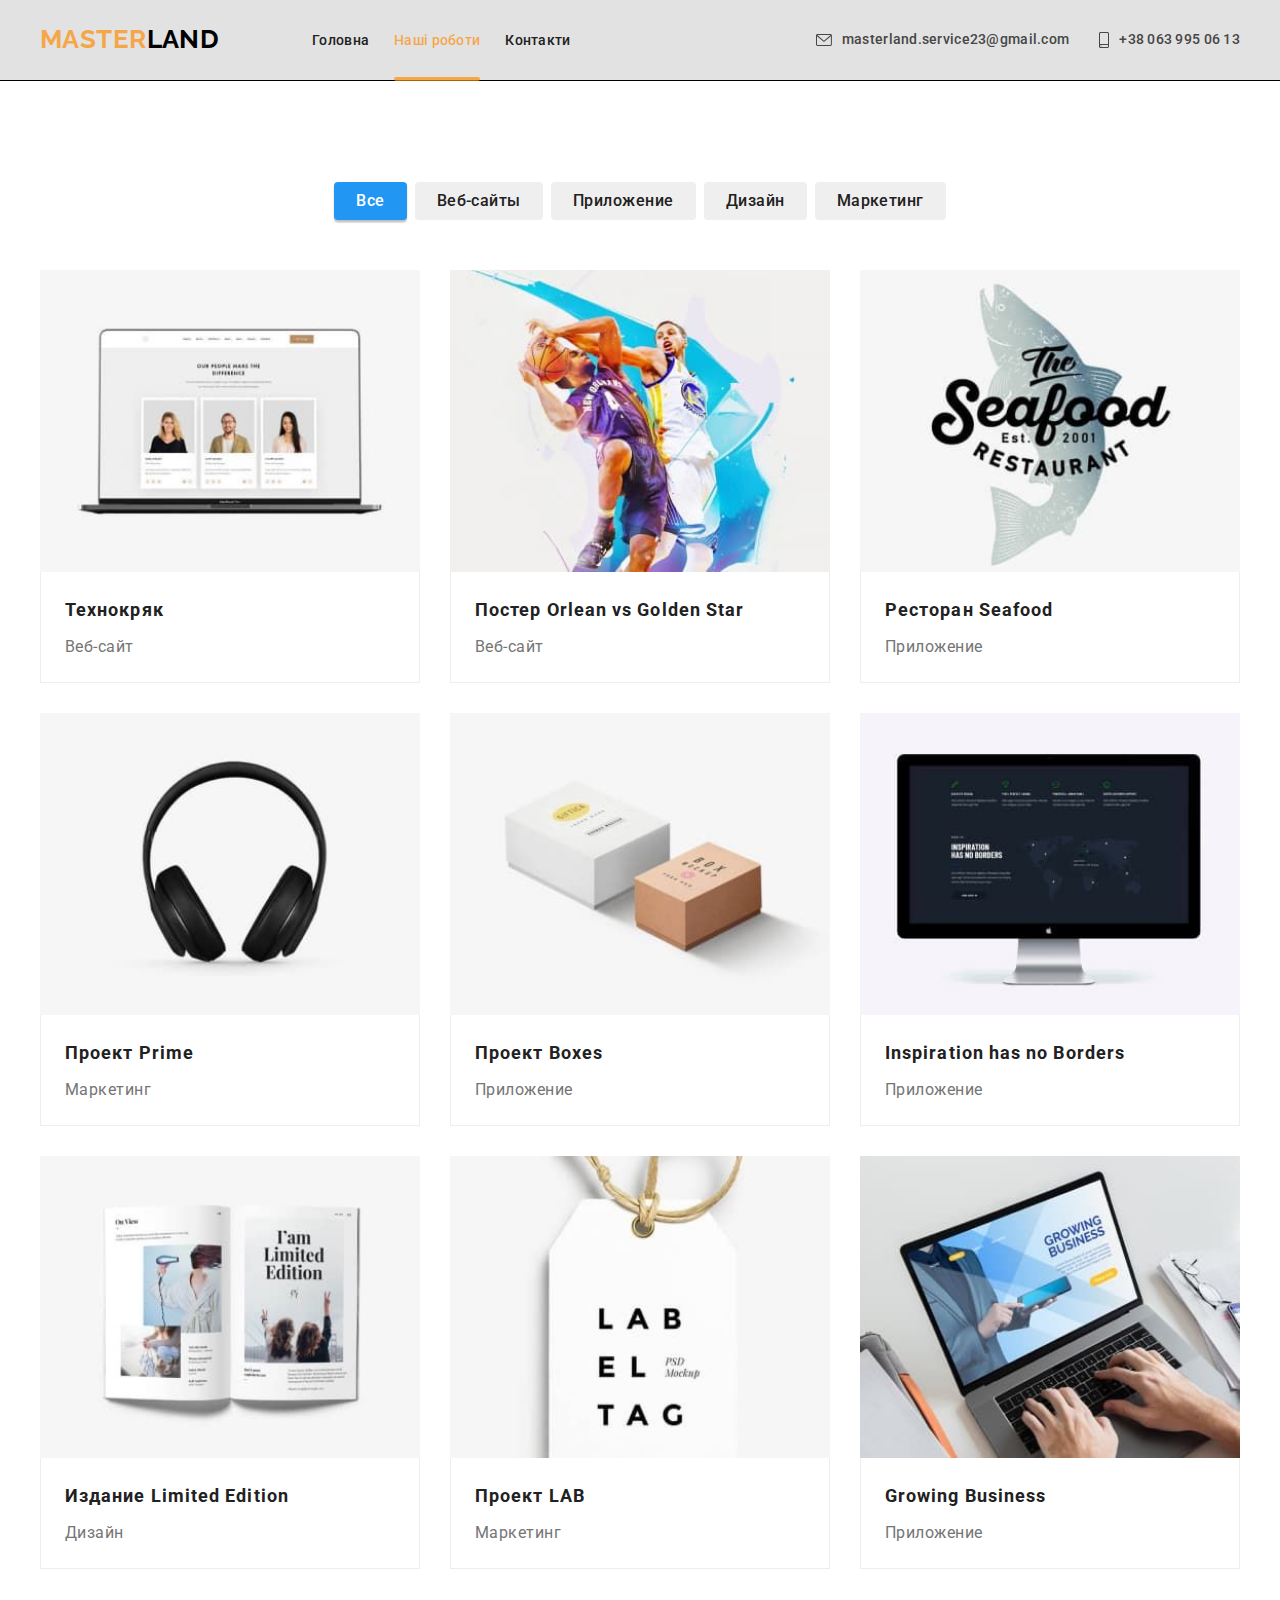
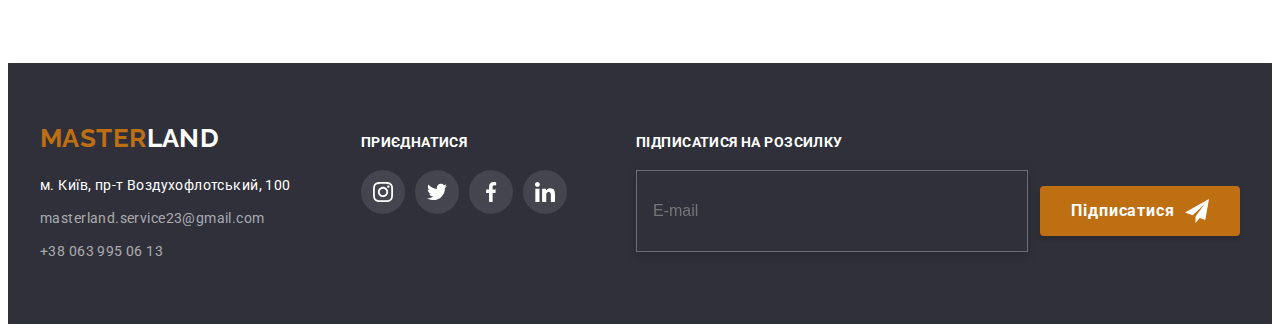
<file: portfolio.html>
<!DOCTYPE html>
<html lang="uk">
  <head>
    <meta charset="UTF-8" />
    <meta http-equiv="X-UA-Compatible" content="IE=edge" />
    <meta name="viewport" content="width=device-width, initial-scale=1.0" />
    <title>Master Land - Ремонт генераторів</title>
    <link rel="preconnect" href="https://fonts.googleapis.com" />
    <link rel="preconnect" href="https://fonts.gstatic.com" crossorigin />
    <link
      rel="stylesheet"
      href="https://fonts.googleapis.com/css2?family=Raleway:wght@700&family=Roboto:wght@400;500;700;900&display=swap"
    />
    <link
      rel="stylesheet"
      href="https://cdnjs.cloudflare.com/ajax/libs/modern-normalize/1.1.0/modern-normalize.min.css"
      integrity="sha512-wpPYUAdjBVSE4KJnH1VR1HeZfpl1ub8YT/NKx4PuQ5NmX2tKuGu6U/JRp5y+Y8XG2tV+wKQpNHVUX03MfMFn9Q=="
      crossorigin="anonymous"
      referrerpolicy="no-referrer"
    />
    <link rel="stylesheet" href="./css/main.min.css" />
    <link rel="shortcut icon" href="/favicon.ico/favicon-16x16.png" type="image/x-icon" />
  </head>

  <!-- !Portfolio menu -->

  <body class="body">
    <header class="header">
      <div class="container header__container">
        <nav class="navigation">
          <a
            class="logo navigation__logo"
            href="./index.html"
            lang="en"
            aria-label="Логотип сайта WebStudio"
            >MASTER<span class="logo--black">LAND</span>
          </a>

          <button
            class="menu-button"
            aria-expanded="false"
            aria-controls="menu-button"
            type="button"
            data-menu-button
          >
            <svg
              class="menu-button__icon"
              width="40"
              height="40"
              aria-label="Переключатель мобильного меню"
            >
              <use class="menu-button__icon-menu" href="./images/Icons/sprite.svg#icon-menu"></use>
              <use
                class="menu-button__icon-close"
                href="./images/Icons/sprite.svg#icon-menu-close"
              ></use>
            </svg>
          </button>

          <div class="mobile-menu" id="menu-button" data-menu>
            <ul class="mobile-menu__list">
              <li class="mobile-menu__item">
                <a href="./index.html" class="mobile-menu__link">Головна</a>
              </li>
              <li class="mobile-menu__item">
                <a href="./portfolio.html" class="mobile-menu__link mobile-menu__link--active"
                  >Наші роботи</a
                >
              </li>
              <li class="mobile-menu__item">
                <a href="#" class="mobile-menu__link">Контакти</a>
              </li>
            </ul>

            <ul class="mobile-menu__contacts">
              <li class="mobile-menu__contacts-item">
                <a
                  href="tel:+380961111111"
                  class="mobile-menu__contacts-link mobile-menu__contacts-link-phone"
                  >+38 063 995 06 13</a
                >
              </li>
              <li class="mobile-menu__contacts-item">
                <a
                  href="mailto:info@devstudio.com"
                  class="mobile-menu__contacts-link mobile-menu__contacts-link-email"
                  >masterland.servie23@gmail.com</a
                >
              </li>
            </ul>

            <ul class="mobile-menu__socials">
              <li class="mobile-menu__socials-item">
                <a
                  class="mobile-menu__socials-link"
                  href="https://www.instagram.com/"
                  target="_blank"
                  rel="noopener noreferrer"
                  lang="en"
                  aria-label="Instagram"
                >
                  Instagram
                </a>
              </li>
              <li class="mobile-menu__socials-item">
                <a
                  class="mobile-menu__socials-link"
                  href="https://twitter.com/"
                  target="_blank"
                  rel="noopener noreferrer"
                  lang="en"
                  aria-label="Twitter"
                >
                  Twitter
                </a>
              </li>
              <li class="mobile-menu__socials-item">
                <a
                  class="mobile-menu__socials-link"
                  href="https://facebook.com/"
                  target="_blank"
                  rel="noopener noreferrer"
                  lang="en"
                  aria-label="Facebook"
                >
                  Facebook
                </a>
              </li>
              <li class="mobile-menu__socials-item">
                <a
                  class="mobile-menu__socials-link"
                  href="https://linkedin.com/"
                  target="_blank"
                  rel="noopener noreferrer"
                  lang="en"
                  aria-label="Linkedin"
                >
                  LinkedIn
                </a>
              </li>
            </ul>
          </div>

          <!-- !Portfolio header -->

          <ul class="navigation__list">
            <li class="navigation__item">
              <a class="navigation__link" href="./index.html">Головна</a>
            </li>
            <li class="navigation__item">
              <a class="navigation__link navigation__link--active" href="./portfolio.html"
                >Наші роботи</a
              >
            </li>
            <li class="navigation__item">
              <a class="navigation__link" href="#">Контакти</a>
            </li>
          </ul>
        </nav>
        <ul class="header__list">
          <li class="header__items">
            <a class="header__contact" href="mailto:info@devstudio.com">
              <svg class="header__icon header__icon-tablet-email" width="16" height="12">
                <use href="./images/Icons/sprite.svg#icon-envelope"></use>
              </svg>
              masterland.service23@gmail.com
            </a>
          </li>
          <li class="header__items">
            <a class="header__contact" href="tel:+380961111111">
              <svg class="header__icon header__icon-tablet-phone" width="10" height="16">
                <use href="./images/Icons/sprite.svg#icon-smartphone"></use>
              </svg>
              +38 063 995 06 13
            </a>
          </li>
        </ul>
      </div>

      <div class="mobile-menu">
        <ul class="mobile-menu__list">
          <li class="mobile-menu__item">
            <a href="./index.html" class="mobile-menu__link mobile-menu__link--active">Головна</a>
          </li>
          <li class="mobile-menu__item">
            <a href="./portfolio.html" class="mobile-menu__link">Наші роботи</a>
          </li>
          <li class="mobile-menu__item">
            <a href="#" class="mobile-menu__link">Контакти</a>
          </li>
        </ul>

        <ul class="mobile-menu__contacts">
          <li class="mobile-menu__contacts-item">
            <a
              href="tel:+380961111111"
              class="mobile-menu__contacts-link mobile-menu__contacts-link-phone"
              >+38 063 995 06 13</a
            >
          </li>
          <li class="mobile-menu__contacts-item">
            <a
              href="mailto:info@devstudio.com"
              class="mobile-menu__contacts-link mobile-menu__contacts-link-email"
              >masterland.service23@gmail.com</a
            >
          </li>
        </ul>

        <ul class="mobile-menu__socials">
          <li class="mobile-menu__socials-item">
            <a
              class="mobile-menu__socials-link"
              href="https://www.instagram.com/"
              target="_blank"
              rel="noopener noreferrer"
              lang="en"
              aria-label="Instagram"
            >
              Instagram
            </a>
          </li>
          <li class="mobile-menu__socials-item">
            <a
              class="mobile-menu__socials-link"
              href="https://twitter.com/"
              target="_blank"
              rel="noopener noreferrer"
              lang="en"
              aria-label="Twitter"
            >
              Twitter
            </a>
          </li>
          <li class="mobile-menu__socials-item">
            <a
              class="mobile-menu__socials-link"
              href="https://facebook.com/"
              target="_blank"
              rel="noopener noreferrer"
              lang="en"
              aria-label="Facebook"
            >
              Facebook
            </a>
          </li>
          <li class="mobile-menu__socials-item">
            <a
              class="mobile-menu__socials-link"
              href="https://linkedin.com/"
              target="_blank"
              rel="noopener noreferrer"
              lang="en"
              aria-label="Linkedin"
            >
              LinkedIn
            </a>
          </li>
        </ul>
      </div>
    </header>

    <!-- !Portflio page button -->

    <main>
      <section class="portfolio">
        <div class="container">
          <h1 class="main-title portfolio__main-title visually-hidden">Наши работы</h1>
          <ul class="filter__list">
            <li class="filter__item">
              <button class="filter__btn filter__btn--active">Все</button>
            </li>
            <li class="filter__item">
              <button class="filter__btn">Веб-сайты</button>
            </li>
            <li class="filter__item">
              <button class="filter__btn">Приложение</button>
            </li>
            <li class="filter__item">
              <button class="filter__btn">Дизайн</button>
            </li>
            <li class="filter__item">
              <button class="filter__btn">Маркетинг</button>
            </li>
          </ul>

          <!-- !Portfolio cards section -->

          <ul class="card">
            <li class="card__item">
              <a class="card__link" href="#">
                <div class="card__thumb">
                  <picture>

                    <!-- !Images for desktop version 1 -->

                    <source
                      srcset="
                        ./images/Portfolio/photos-our-portfolio-1_lg.jpg    1x,
                        ./images/Portfolio/photos-our-portfolio-1_lg@2x.jpg 2x
                      "
                      media="(min-width: 1200px)"
                    />

                    <!-- !Images for tablet screens 1 -->

                    <source
                      srcset="
                        ./images/Portfolio/photos-our-portfolio-1_md.jpg    1x,
                        ./images/Portfolio/photos-our-portfolio-1_md@2x.jpg 2x
                      "
                      media="(min-width: 768px)"
                    />

                    <!-- !Images for mobile screens 1 -->

                    <source
                      srcset="
                        ./images/Portfolio/photos-our-portfolio-1_sm.jpg    1x,
                        ./images/Portfolio/photos-our-portfolio-1_sm@2x.jpg 2x
                      "
                      media="(max-width: 767px)"
                    />

                    <!-- !Reliable image 1 -->

                    <img
                      class="card__image"
                      src="./images/Portfolio/photos-our-portfolio-1_sm.jpg"
                      alt="Разработка веб-сайта Технокряк"
                      width="450"
                      height="294"
                      loading="lazy"
                    />
                  </picture>

                  <div class="card__overlay">
                    <p class="card__description">
                      Ресурс предлагает комплексные предложения с разным уровнем функционала и
                      сервисов. Все это позволит посетителю получить исчерпывающие сведения о
                      компании или частном лице.
                    </p>
                  </div>
                </div>
                <div class="card__text-wrapper">
                  <h2 class="card__subtitle">Технокряк</h2>
                  <p class="card__caption">Веб-сайт</p>
                </div>
              </a>
            </li>
            <li class="card__item">
              <a class="card__link" href="#">
                <div class="card__thumb">
                  <picture>

                    <!-- !Images for desktop version 2 -->

                    <source
                      srcset="
                        ./images/Portfolio/photos-our-portfolio-2_lg.jpg    1x,
                        ./images/Portfolio/photos-our-portfolio-2_lg@2x.jpg 2x
                      "
                      media="(min-width: 1200px)"
                    />

                    <!-- !Images for tablet screens 2 -->

                    <source
                      srcset="
                        ./images/Portfolio/photos-our-portfolio-2_md.jpg    1x,
                        ./images/Portfolio/photos-our-portfolio-2_md@2x.jpg 2x
                      "
                      media="(min-width: 768px)"
                    />

                    <!-- !Images for mobile screens 2 -->

                    <source
                      srcset="
                        ./images/Portfolio/photos-our-portfolio-2_sm.jpg    1x,
                        ./images/Portfolio/photos-our-portfolio-2_sm@2x.jpg 2x
                      "
                      media="(max-width: 767px)"
                    />

                    <!-- !Reliable image 2 -->

                    <img
                      class="card__image"
                      src="./images/Portfolio/photos-our-portfolio-2_sm.jpg"
                      alt="Разработка веб-сайта Технокряк"
                      width="450"
                      height="294"
                      loading="lazy"
                    />
                  </picture>

                  <div class="card__overlay">
                    <p class="card__description">
                      Постер — едва ли не первое, что может привлечь внимание зрителя.
                    </p>
                  </div>
                </div>
                <div class="card__text-wrapper">
                  <h2 class="card__subtitle">Постер <span lang="en">Orlean vs Golden Star</span></h2>
                  <p class="card__caption">Веб-сайт</p>
                </div>
              </a>
            </li>
            <li class="card__item">
              <a class="card__link" href="#">
                <div class="card__thumb">
                  <picture>

                    <!-- !Images for desktop version 3 -->

                    <source
                      srcset="
                        ./images/Portfolio/photos-our-portfolio-3_lg.jpg    1x,
                        ./images/Portfolio/photos-our-portfolio-3_lg@2x.jpg 2x
                      "
                      media="(min-width: 1200px)"
                    />

                    <!-- !Images for tablet screens 3 -->

                    <source
                      srcset="
                        ./images/Portfolio/photos-our-portfolio-3_md.jpg    1x,
                        ./images/Portfolio/photos-our-portfolio-3_md@2x.jpg 2x
                      "
                      media="(min-width: 768px)"
                    />

                    <!-- !Images for mobile screens 3 -->

                    <source
                      srcset="
                        ./images/Portfolio/photos-our-portfolio-3_sm.jpg    1x,
                        ./images/Portfolio/photos-our-portfolio-3_sm@2x.jpg 2x
                      "
                      media="(max-width: 767px)"
                    />

                    <!-- !Reliable image 3 -->

                    <img
                      class="card__image"
                      src="./images/Portfolio/photos-our-portfolio-3_sm.jpg"
                      alt="Создание приложения для ресторана Seafood"
                      width="450"
                      height="294"
                      loading="lazy"
                    />
                  </picture>
                  <div class="card__overlay">
                    <p class="card__description">
                      Основная идея «Коллекция
                      <span lang="en">seafood</span>» — спецпредложения на морепродукты.
                    </p>
                  </div>
                </div>
                <div class="card__text-wrapper">
                  <h2 class="card__subtitle">Ресторан <span lang="en">Seafood</span></h2>
                  <p class="card__caption">Приложение</p>
                </div>
              </a>
            </li>
            <li class="card__item">
              <a class="card__link" href="#">
                <div class="card__thumb">
                  <picture>
                    <!-- !Images for desktop version 4 -->

                    <source
                      srcset="
                        ./images/Portfolio/photos-our-portfolio-4_lg.jpg    1x,
                        ./images/Portfolio/photos-our-portfolio-4_lg@2x.jpg 2x
                      "
                      media="(min-width: 1200px)"
                    />

                    <!-- !Images for tablet screens 4 -->

                    <source
                      srcset="
                        ./images/Portfolio/photos-our-portfolio-4_md.jpg    1x,
                        ./images/Portfolio/photos-our-portfolio-4_md@2x.jpg 2x
                      "
                      media="(min-width: 768px)"
                    />

                    <!-- !Images for mobile screens 4  -->

                    <source
                      srcset="
                        ./images/Portfolio/photos-our-portfolio-4_sm.jpg    1x,
                        ./images/Portfolio/photos-our-portfolio-4_sm@2x.jpg 2x
                      "
                      media="(max-width: 767px)"
                    />

                    <!-- !Reliable image 4 -->

                    <img
                      class="card__image"
                      src="./images/Portfolio/photos-our-portfolio-4_sm.jpg"
                      alt="Маркетинг для проекта Prime"
                      width="450"
                      height="294"
                      loading="lazy"
                    />
                  </picture>
                  <div class="card__overlay">
                    <p class="card__description">
                      В современном издательском мире каждый автор также должен быть промоутером.
                      Однако вы не одиноки;
                      <span lang="en">Project Prime Marketing</span>
                      предлагает широкий спектр маркетинговых услуг.
                    </p>
                  </div>
                </div>
                <div class="card__text-wrapper">
                  <h2 class="card__subtitle">Проект <span lang="en">Prime</span></h2>
                  <p class="card__caption">Маркетинг</p>
                </div>
              </a>
            </li>
            <li class="card__item">
              <a class="card__link" href="#">
                <div class="card__thumb">
                  <picture>
                    <!-- !Images for desktop version 5 -->

                    <source
                      srcset="
                        ./images/Portfolio/photos-our-portfolio-5_lg.jpg    1x,
                        ./images/Portfolio/photos-our-portfolio-5_lg@2x.jpg 2x
                      "
                      media="(min-width: 1200px)"
                    />

                    <!-- !Images for tablet screens 5 -->

                    <source
                      srcset="
                        ./images/Portfolio/photos-our-portfolio-5_md.jpg    1x,
                        ./images/Portfolio/photos-our-portfolio-5_md@2x.jpg 2x
                      "
                      media="(min-width: 768px)"
                    />

                    <!-- !Images for mobile screens 5 -->

                    <source
                      srcset="
                        ./images/Portfolio/photos-our-portfolio-5_sm.jpg    1x,
                        ./images/Portfolio/photos-our-portfolio-5_sm@2x.jpg 2x
                      "
                      media="(max-width: 767px)"
                    />

                    <!-- !Reliable image 5 -->

                    <img
                      class="card__image"
                      src="./images/Portfolio/photos-our-portfolio-5_sm.jpg"
                      alt="Разработка и запуск приложения Boxes"
                      width="450"
                      height="294"
                      loading="lazy"
                    />
                  </picture>
                  <div class="card__overlay">
                    <p class="card__description">
                      Общение на понятном всем языке может обеспечить благополучие нашей планеты и
                      всех ее жителей, ведя нас к мирному сосуществованию.
                    </p>
                  </div>
                </div>
                <div class="card__text-wrapper">
                  <h2 class="card__subtitle">Проект <span lang="en">Boxes</span></h2>
                  <p class="card__caption">Приложение</p>
                </div>
              </a>
            </li>
            <li class="card__item">
              <a class="card__link" href="#">
                <div class="card__thumb">
                  <picture>
                    <!-- !Images for desktop version 6 -->

                    <source
                      srcset="
                        ./images/Portfolio/photos-our-portfolio-6_lg.jpg    1x,
                        ./images/Portfolio/photos-our-portfolio-6_lg@2x.jpg 2x
                      "
                      media="(min-width: 1200px)"
                    />

                    <!-- !Images for tablet screens 6 -->

                    <source
                      srcset="
                        ./images/Portfolio/photos-our-portfolio-6_md.jpg    1x,
                        ./images/Portfolio/photos-our-portfolio-6_md@2x.jpg 2x
                      "
                      media="(min-width: 768px)"
                    />

                    <!-- !Images for mobile screens 6 -->

                    <source
                      srcset="
                        ./images/Portfolio/photos-our-portfolio-6_sm.jpg    1x,
                        ./images/Portfolio/photos-our-portfolio-6_sm@2x.jpg 2x
                      "
                      media="(max-width: 767px)"
                    />

                    <!-- !Reliable image 6 -->

                    <img
                      class="card__image"
                      src="./images/Portfolio/photos-our-portfolio-6_sm.jpg"
                      alt="Разработка и запуск приложения Boxes"
                      width="450"
                      height="294"
                      loading="lazy"
                    />
                  </picture>
                  <div class="card__overlay">
                    <p class="card__description">
                      Дополнение позволяет пользователям
                      <span lang="en">Windows</span> и <span lang="en">Mac</span> редактировать
                      контент с сервиса <span lang="en">Box</span>.
                    </p>
                  </div>
                </div>
                <div class="card__text-wrapper">
                  <h2 class="card__subtitle"><span lang="en">Inspiration has no Borders</span></h2>
                  <p class="card__caption">Приложение</p>
                </div>
              </a>
            </li>
            <li class="card__item">
              <a class="card__link" href="#">
                <div class="card__thumb">
                  <picture>
                    <!-- !Images for desktop version 7 -->

                    <source
                      srcset="
                        ./images/Portfolio/photos-our-portfolio-7_lg.jpg    1x,
                        ./images/Portfolio/photos-our-portfolio-7_lg@2x.jpg 2x
                      "
                      media="(min-width: 1200px)"
                    />

                    <!-- !Images for tablet screens 7 -->

                    <source
                      srcset="
                        ./images/Portfolio/photos-our-portfolio-7_md.jpg    1x,
                        ./images/Portfolio/photos-our-portfolio-7_md@2x.jpg 2x
                      "
                      media="(min-width: 768px)"
                    />

                    <!-- !Images for mobile screens 7 -->

                    <source
                      srcset="
                        ./images/Portfolio/photos-our-portfolio-7_sm.jpg    1x,
                        ./images/Portfolio/photos-our-portfolio-7_sm@2x.jpg 2x
                      "
                      media="(max-width: 767px)"
                    />

                    <!-- !Reliable image 7 -->

                    <img
                      class="card__image"
                      src="./images/Portfolio/photos-our-portfolio-7_sm.jpg"
                      alt="Разработка дизайна Limited Edition"
                      width="450"
                      height="294"
                      loading="lazy"
                    />
                  </picture>
                  <div class="card__overlay">
                    <p class="card__description">
                      Особенный дизайн упаковки – это отличный повод повысить продажи, укрепить
                      репутацию и прорекламировать бренд.
                    </p>
                  </div>
                </div>
                <div class="card__text-wrapper">
                  <h2 class="card__subtitle">Издание <span lang="en">Limited Edition</span></h2>
                  <p class="card__caption">Дизайн</p>
                </div>
              </a>
            </li>
            <li class="card__item">
              <a class="card__link" href="#">
                <div class="card__thumb">
                  <picture>
                    <!-- !Images for desktop version 8 -->

                    <source
                      srcset="
                        ./images/Portfolio/photos-our-portfolio-8_lg.jpg    1x,
                        ./images/Portfolio/photos-our-portfolio-8_lg@2x.jpg 2x
                      "
                      media="(min-width: 1200px)"
                    />

                    <!-- !Images for tablet screens 8 -->

                    <source
                      srcset="
                        ./images/Portfolio/photos-our-portfolio-8_md.jpg    1x,
                        ./images/Portfolio/photos-our-portfolio-8_md@2x.jpg 2x
                      "
                      media="(min-width: 768px)"
                    />

                    <!-- !Images for mobile screens 8 -->

                    <source
                      srcset="
                        ./images/Portfolio/photos-our-portfolio-8_sm.jpg    1x,
                        ./images/Portfolio/photos-our-portfolio-8_sm@2x.jpg 2x
                      "
                      media="(max-width: 767px)"
                    />

                    <!-- !Reliable image 8 -->

                    <img
                      class="card__image"
                      src="./images/Portfolio/photos-our-portfolio-8_sm.jpg"
                      alt="Маркетинг для проекта LAB"
                      width="450"
                      height="294"
                      loading="lazy"
                    />
                  </picture>
                  <div class="card__overlay">
                    <p class="card__description">
                      За весь период деятельности были реализованы длительные масштабные проекты по
                      качеству обслуживания и оценке персонала крупных компаний в разных сферах
                      бизнеса.
                    </p>
                  </div>
                </div>
                <div class="card__text-wrapper">
                  <h2 class="card__subtitle">Проект <span lang="en">LAB</span></h2>
                  <p class="card__caption">Маркетинг</p>
                </div>
              </a>
            </li>
            <li class="card__item">
              <a class="card__link" href="#">
                <div class="card__thumb">
                  <picture>
                    <!-- !Images for desktop version 9 -->

                    <source
                      srcset="
                        ./images/Portfolio/photos-our-portfolio-9_lg.jpg    1x,
                        ./images/Portfolio/photos-our-portfolio-9_lg@2x.jpg 2x
                      "
                      media="(min-width: 1200px)"
                    />

                    <!-- !Images for tablet screens 9 -->

                    <source
                      srcset="
                        ./images/Portfolio/photos-our-portfolio-9_md.jpg    1x,
                        ./images/Portfolio/photos-our-portfolio-9_md@2x.jpg 2x
                      "
                      media="(min-width: 768px)"
                    />

                    <!-- !Images for mobile screens 9 -->

                    <source
                      srcset="
                        ./images/Portfolio/photos-our-portfolio-9_sm.jpg    1x,
                        ./images/Portfolio/photos-our-portfolio-9_sm@2x.jpg 2x
                      "
                      media="(max-width: 767px)"
                    />

                    <!-- !Reliable image 9 -->

                    <img
                      class="card__image"
                      src="./images/Portfolio/photos-our-portfolio-9_sm.jpg"
                      alt="Разработка и тестирование приложения Growing Business"
                      width="450"
                      height="294"
                      loading="lazy"
                    />
                  </picture>
                  <div class="card__overlay">
                    <p class="card__description">
                      Возможно, самый очевидный способ развития вашего бизнеса — привлечь больше
                      клиентов.
                    </p>
                  </div>
                </div>
                <div class="card__text-wrapper">
                  <h2 class="card__subtitle" lang="en">Growing Business</h2>
                  <p class="card__caption">Приложение</p>
                </div>
              </a>
            </li>
          </ul>
        </div>
      </section>
    </main>

    <!-- !Portfolio footer -->

    <footer class="footer">
      <div class="container footer__container">
        <div class="address__container">
          <a class="logo footer__logo" href="index.html" lang="en" aria-label="Логотип футера"
            >MASTER<span class="logo--white">LAND</span></a
          >
          <address class="address">
            <ul class="address__list">
              <li class="address__item">
                <a
                  class="address__link address__link--white"
                  href="https://goo.gl/maps/qPdaPdiiLv6fJNoK8"
                  target="_blank"
                  rel="noopener norefferer nofollow"
                  >м. Київ, пр-т Воздухофлотський, 100</a
                >
              </li>
              <li class="address__item">
                <a class="address__link address__link--grey" href="mailto:info@devstudio.com"
                  >masterland.service23@gmail.com</a
                >
              </li>
              <li class="address__item">
                <a class="address__link address__link--grey" href="tel:+380991111111"
                  >+38 063 995 06 13</a
                >
              </li>
            </ul>
          </address>
        </div>

        <!-- !Portflio footer socials -->

        <div class="social__container">
          <strong class="social__caption">Приєднатися</strong>
          <ul class="social">
            <li class="social__item">
              <a
                class="social__link social__link--footer"
                href="https://www.instagram.com/"
                target="_blank"
                rel="noopener norefferer"
                lang="en"
                aria-label="Instagram"
              >
                <svg class="social__icon" width="20" height="20">
                  <use href="./images/Icons/sprite.svg#icon-instagram-2"></use>
                </svg>
              </a>
            </li>
            <li class="social__item">
              <a
                class="social__link social__link--footer"
                href="https://www.twitter.com/"
                target="_blank"
                rel="noopener norefferer"
                lang="en"
                aria-label="Twitter"
              >
                <svg class="social__icon" width="20" height="20">
                  <use href="./images/Icons/sprite.svg#icon-twitter-2"></use>
                </svg>
              </a>
            </li>
            <li class="social__item">
              <a
                class="social__link social__link--footer"
                href="https://www.facebook.com/"
                target="_blank"
                rel="noopener norefferer"
                lang="en"
                aria-label="Facebook"
              >
                <svg class="social__icon" width="20" height="20">
                  <use href="./images/Icons/sprite.svg#icon-facebook-2"></use>
                </svg>
              </a>
            </li>
            <li class="social__item">
              <a
                class="social__link social__link--footer"
                href="https://www.linkedin.com/"
                target="_blank"
                rel="noopener norefferer"
                lang="en"
                aria-label="Linkedin"
              >
                <svg class="social__icon" width="20" height="20">
                  <use href="./images/Icons/sprite.svg#icon-linkedin-2"></use>
                </svg>
              </a>
            </li>
          </ul>
        </div>
        <div class="subscribe">
          <strong class="subscribe__caption">Підписатися на розсилку</strong>
          <form class="subscribe__form">
            <label class="subscribe__label" for="footer-email"></label>
            <input
              class="subscribe__input"
              type="email"
              name="telegramnews"
              id="footer-email"
              placeholder="E-mail"
            />
            <button class="button button--icon subscribe__form-button" type="submit">
              Підписатися
              <svg class="subscribe__icon" width="24" height="24">
                <use href="./images/Icons/sprite.svg#icon-telegram"></use>
              </svg>
            </button>
          </form>
        </div>
      </div>
    </footer>

    <script src="./js/modal.js"></script>
    <script src="./js/mobile-menu.js"></script>
  </body>
</html>
</file>
<file: css/main.min.css>
body{padding-top:80px;font-size:14px;font-family:'Roboto', sans-serif;letter-spacing:0.03em;color:#757575;background-color:#FFFFFF}.visually-hidden{position:absolute;white-space:nowrap;overflow:hidden;width:1px;height:1px;margin:-1px;padding:0;border:0;clip:rect(0 0 0 0);-webkit-clip-path:inset(50%);clip-path:inset(50%)}.scene{width:100%;max-width:100%;height:100%;-webkit-perspective:600px;perspective:600px}.scene__wrapper{position:relative;width:100%;height:100%;cursor:pointer;-webkit-transition:-webkit-transform 1000ms;transition:-webkit-transform 1000ms;transition:transform 1000ms;transition:transform 1000ms, -webkit-transform 1000ms;-webkit-transform-style:preserve-3d;transform-style:preserve-3d}.card__link:hover .scene__wrapper,.card__link:focus .scene__wrapper{-webkit-transform:rotateY(180deg);transform:rotateY(180deg)}.scene__face{position:absolute;font-size:18px;line-height:1.56;letter-spacing:0.03em;color:#fff;-webkit-backface-visibility:hidden;backface-visibility:hidden}.scene__face--back{position:absolute;top:0;left:0;height:100%;padding:63px 24px;background-color:rgba(33,150,243,0.9);-webkit-transform:rotateY(180deg);transform:rotateY(180deg)}body{font-family:'Roboto', sans-serif;font-size:14px;letter-spacing:0.03em;color:#757575;background-color:#FFFFFF}.container{margin-left:auto;margin-right:auto;padding-left:15px;padding-right:15px}@media screen and (min-width: 480px){.container{width:480px}}@media screen and (min-width: 768px){.container{width:768px}}@media screen and (min-width: 1200px){.container{width:1200px}}h1,h2,h3,p{margin:0}ul,ol{margin:0;padding:0;list-style:none}a{text-decoration:none}img{display:block;max-width:100%;height:auto}textarea{resize:none}.section{padding-top:60px;padding-bottom:60px}@media screen and (min-width: 1200px){.section{padding-top:94px;padding-bottom:94px}}.backdrop{position:fixed;top:0;left:0;z-index:100;width:100%;height:100%;background-color:rgba(0,0,0,0.2);opacity:1;-webkit-transition:opacity 250ms cubic-bezier(0.4, 0, 0.2, 1);transition:opacity 250ms cubic-bezier(0.4, 0, 0.2, 1)}.backdrop.is-hidden{opacity:0;pointer-events:none}.backdrop.is-hidden .modal-wrapper{-webkit-transform:translate(-50%, -50%) scale(2);transform:translate(-50%, -50%) scale(2);opacity:0}.modal-wrapper{position:absolute;top:50%;left:50%;width:100%;padding:40px;background-color:#fff;-webkit-box-shadow:0px 4px 4px rgba(0,0,0,0.15);box-shadow:0px 4px 4px rgba(0,0,0,0.15);border-radius:4px;opacity:1;-webkit-transform:translate(-50%, -50%) scale(1);transform:translate(-50%, -50%) scale(1);-webkit-transition:opacity 250ms cubic-bezier(0.4, 0, 0.2, 1),-webkit-transform 250ms cubic-bezier(0.4, 0, 0.2, 1);transition:opacity 250ms cubic-bezier(0.4, 0, 0.2, 1),-webkit-transform 250ms cubic-bezier(0.4, 0, 0.2, 1);transition:transform 250ms cubic-bezier(0.4, 0, 0.2, 1),opacity 250ms cubic-bezier(0.4, 0, 0.2, 1);transition:transform 250ms cubic-bezier(0.4, 0, 0.2, 1),opacity 250ms cubic-bezier(0.4, 0, 0.2, 1),-webkit-transform 250ms cubic-bezier(0.4, 0, 0.2, 1)}@media screen and (min-width: 480px){.modal-wrapper{width:450px;margin-left:15px;margin-right:15px}}@media screen and (min-width: 768px){.modal-wrapper{width:450px}}@media screen and (min-width: 1200px){.modal-wrapper{width:528px;min-height:200px}}.button-close{position:absolute;top:8px;right:8px;width:30px;display:-webkit-box;display:-ms-flexbox;display:flex;-webkit-box-pack:center;-ms-flex-pack:center;justify-content:center;height:30px;padding:0;-webkit-box-align:center;-ms-flex-align:center;align-items:center;cursor:pointer;color:#000;background-color:#fff;border:1px solid rgba(0,0,0,0.1);border-radius:50%;-webkit-transition:color;transition:color;-webkit-transition-duration:250ms;transition-duration:250ms;-webkit-transition-timing-function:cubic-bezier(0.4, 0, 0.2, 1);transition-timing-function:cubic-bezier(0.4, 0, 0.2, 1)}.button-close:hover,.button-close:focus{color:#2196F3}.button-close__icon{fill:currentColor}.button{min-width:200px;min-height:50px;font-size:16px;line-height:1.88;font-family:inherit;font-weight:700;letter-spacing:0.06em;cursor:pointer;color:#fff;background-color:rgba(255,140,0,0.688);-webkit-box-shadow:0px 4px 4px rgba(0,0,0,0.15);box-shadow:0px 4px 4px rgba(0,0,0,0.15);border:none;border-radius:4px;-webkit-transition:background-color 250ms cubic-bezier(0.4, 0, 0.2, 1);transition:background-color 250ms cubic-bezier(0.4, 0, 0.2, 1)}.button:hover,.button:focus{background-color:#ff8c00}.filter__list{display:-webkit-box;display:-ms-flexbox;display:flex;-ms-flex-wrap:wrap;flex-wrap:wrap;margin-bottom:40px}@media screen and (min-width: 768px){.filter__list{-webkit-box-align:center;-ms-flex-align:center;align-items:center;-webkit-box-pack:center;-ms-flex-pack:center;justify-content:center;margin-bottom:30px}}@media screen and (min-width: 1200px){.filter__list{margin-bottom:50px}}.filter__item:not(:last-child){margin-right:8px}@media screen and (max-width: 767.98px){.filter__item:not(:last-child){margin-bottom:8px}}.filter__btn{padding:6px 22px;font-family:inherit;font-weight:500;font-size:16px;line-height:1.63;text-align:center;letter-spacing:0.03em;cursor:pointer;color:#212121;border:none;border-radius:4px;-webkit-transition:background-color 250ms cubic-bezier(0.4, 0, 0.2, 1),color 250ms cubic-bezier(0.4, 0, 0.2, 1),-webkit-box-shadow 250ms cubic-bezier(0.4, 0, 0.2, 1);transition:background-color 250ms cubic-bezier(0.4, 0, 0.2, 1),color 250ms cubic-bezier(0.4, 0, 0.2, 1),-webkit-box-shadow 250ms cubic-bezier(0.4, 0, 0.2, 1);transition:background-color 250ms cubic-bezier(0.4, 0, 0.2, 1),color 250ms cubic-bezier(0.4, 0, 0.2, 1),box-shadow 250ms cubic-bezier(0.4, 0, 0.2, 1);transition:background-color 250ms cubic-bezier(0.4, 0, 0.2, 1),color 250ms cubic-bezier(0.4, 0, 0.2, 1),box-shadow 250ms cubic-bezier(0.4, 0, 0.2, 1),-webkit-box-shadow 250ms cubic-bezier(0.4, 0, 0.2, 1)}.filter__btn:hover,.filter__btn:focus{color:#fff;background-color:#2196F3;-webkit-box-shadow:0px 3px 1px rgba(0,0,0,0.1),0px 1px 2px rgba(0,0,0,0.08),0px 2px 2px rgba(0,0,0,0.12);box-shadow:0px 3px 1px rgba(0,0,0,0.1),0px 1px 2px rgba(0,0,0,0.08),0px 2px 2px rgba(0,0,0,0.12)}.filter__btn--active{color:#fff;background-color:#2196F3;-webkit-box-shadow:0px 3px 1px rgba(0,0,0,0.1),0px 1px 2px rgba(0,0,0,0.08),0px 2px 2px rgba(0,0,0,0.12);box-shadow:0px 3px 1px rgba(0,0,0,0.1),0px 1px 2px rgba(0,0,0,0.08),0px 2px 2px rgba(0,0,0,0.12)}.form__title{display:-webkit-box;display:-ms-flexbox;display:flex;-webkit-box-pack:center;-ms-flex-pack:center;justify-content:center;margin-bottom:12px;font-weight:700;font-size:20px;line-height:1.15;color:#212121}.form__label{display:block;margin-bottom:10px;text-align:left;color:#212121}.form__input-headline{display:block;margin-bottom:5px;font-weight:400;font-size:12px;line-height:1.17;letter-spacing:0.01em;text-align:left;color:#757575}.form__input-container{position:relative;display:block}.form__input{display:block;width:100%;height:40px;padding:12px 12px 12px 42px;cursor:text;border:1px solid rgba(33,33,33,0.2);border-radius:4px;-webkit-transition:border 250ms cubic-bezier(0.4, 0, 0.2, 1);transition:border 250ms cubic-bezier(0.4, 0, 0.2, 1)}.form__input:focus,.form__input:hover{border:1px solid #2196f3;outline:0}.form__icon{position:absolute;top:50%;left:15px;fill:currentColor;pointer-events:none;-webkit-transform:translateY(-50%);transform:translateY(-50%);-webkit-transition:color 250ms cubic-bezier(0.4, 0, 0.2, 1);transition:color 250ms cubic-bezier(0.4, 0, 0.2, 1)}.form__input:focus+.form__icon,.form__input:hover+.form__icon{color:#2196F3}.form__label-textarea{display:block;margin-bottom:20px}.form__textarea{width:100%;height:120px;padding:12px 16px;cursor:pointer;border:1px solid rgba(33,33,33,0.2);border-radius:4px;-webkit-transition:border 250ms cubic-bezier(0.4, 0, 0.2, 1);transition:border 250ms cubic-bezier(0.4, 0, 0.2, 1)}.form__textarea:focus,.form__textarea:hover{border:1px solid #2196f3;outline:0}.form__textarea::-webkit-input-placeholder{font-weight:400;font-size:14px;line-height:1.14;letter-spacing:0.01em;color:rgba(117,117,117,0.5)}.form__textarea:-ms-input-placeholder{font-weight:400;font-size:14px;line-height:1.14;letter-spacing:0.01em;color:rgba(117,117,117,0.5)}.form__textarea::-ms-input-placeholder{font-weight:400;font-size:14px;line-height:1.14;letter-spacing:0.01em;color:rgba(117,117,117,0.5)}.form__textarea::placeholder{font-weight:400;font-size:14px;line-height:1.14;letter-spacing:0.01em;color:rgba(117,117,117,0.5)}.form__terms-label{position:relative;display:-webkit-box;display:-ms-flexbox;display:flex;-webkit-box-align:center;-ms-flex-align:center;align-items:center;-webkit-box-pack:center;-ms-flex-pack:center;justify-content:center;margin-bottom:30px;color:#212121}.form__terms-icon{margin-right:8px;border:2px solid #2F303A;border-radius:2px;-webkit-transition:250ms cubic-bezier(0.4, 0, 0.2, 1);transition:250ms cubic-bezier(0.4, 0, 0.2, 1)}.form__terms-icon:hover,.form__terms-icon:focus{border-color:#188ce8}.form__terms-input:checked+.form__terms-icon{display:inline-block;border-color:transparent;background-color:#188ce8;background-size:contain;background-origin:border-box}.form__terms-input{position:absolute;width:1px;height:1px;margin:-1px;border:0;padding:0;white-space:nowrap;-webkit-clip-path:inset(100%);clip-path:inset(100%);clip:rect(0 0 0 0);overflow:hidden}.form__terms-text{font-weight:400;font-size:12px;line-height:1.16;text-align:left;letter-spacing:0.03em;color:#757575}@media screen and (min-width: 1200px){.form__terms-text{font-size:14px;line-height:1.71}}.form__terms-link{color:#2196F3;text-decoration:underline}.logo{font-size:24px;font-weight:700;line-height:1.16;font-family:"Raleway",sans-serif;text-decoration:none;color:rgba(255,140,0,0.688)}@media screen and (min-width: 1200px){.logo{font-size:26px;line-height:1.19}}.mobile-menu{position:fixed;top:0;left:0;display:-webkit-box;display:-ms-flexbox;display:flex;-webkit-box-orient:vertical;-webkit-box-direction:normal;-ms-flex-direction:column;flex-direction:column;min-width:100%;height:100%;padding:48px 40px;background-color:#fff;-webkit-transform:translateX(100%);transform:translateX(100%);-webkit-transition:250ms cubic-bezier(0.4, 0, 0.2, 1);transition:250ms cubic-bezier(0.4, 0, 0.2, 1)}@media screen and (min-width: 768px){.mobile-menu{display:none}}.mobile-menu.is-open{-webkit-transform:translateX(0%);transform:translateX(0%)}.mobile-menu__item{margin-bottom:32px}.mobile-menu__link{font-weight:500;font-size:40px;line-height:1.18;letter-spacing:0.02em;color:#212121}.mobile-menu__link:hover,.mobile-menu__link:focus{color:#2196F3}.mobile-menu__link--active{color:#2196F3}.mobile-menu__contacts{margin-top:auto;margin-bottom:64px}.mobile-menu__contacts-item{display:-webkit-box;display:-ms-flexbox;display:flex;-webkit-box-align:center;-ms-flex-align:center;align-items:center}.mobile-menu__contacts-item:not(:last-child){padding-bottom:32px}.mobile-menu__contacts-link{font-weight:500;letter-spacing:0.02em;color:#757575}.mobile-menu__contacts-link-phone{font-size:34px;line-height:1.18;color:#757575}@media screen and (max-width: 380px){.mobile-menu__contacts-link-phone{font-size:28px}}.mobile-menu__contacts-link-email{font-size:24px;line-height:1.16}.mobile-menu__socials{display:-webkit-box;display:-ms-flexbox;display:flex;-ms-flex-wrap:wrap;flex-wrap:wrap;-webkit-box-align:center;-ms-flex-align:center;align-items:center}.mobile-menu__socials-link{font-weight:500;font-size:18px;line-height:1.22;letter-spacing:0.02em;color:#2196F3}@media screen and (max-width: 410px){.mobile-menu__socials-link{font-size:14px}}.mobile-menu__socials-item{display:-webkit-box;display:-ms-flexbox;display:flex;-webkit-box-align:center;-ms-flex-align:center;align-items:center}.mobile-menu__socials-item:not(:last-child){padding-right:10px;border-right:var(--form-input-border);margin-right:10px}@media screen and (max-width: 767.98px){.navigation{width:100%}}@media screen and (max-width: 767.98px){.navigation__logo{display:block;padding-top:16px;padding-bottom:16px}}.menu-button{position:relative;z-index:100;display:block;margin:0;margin-left:auto;padding:0;border:none;background-color:transparent}@media screen and (min-width: 768px){.menu-button{display:none}}.menu-button:hover,.menu-button:focus{color:#2196F3}.menu-button__icon{fill:currentColor}.menu-button__icon-close{display:none}.menu-button.is-open .menu-button__icon-close{display:block}.menu-button.is-open .menu-button__icon-menu{display:none}.social{display:-webkit-box;display:-ms-flexbox;display:flex;-webkit-box-align:center;-ms-flex-align:center;align-items:center;-webkit-box-pack:center;-ms-flex-pack:center;justify-content:center}.social__item:not(:last-child){margin-right:10px}.social__link{display:-webkit-box;display:-ms-flexbox;display:flex;-webkit-box-align:center;-ms-flex-align:center;align-items:center;-webkit-box-pack:center;-ms-flex-pack:center;justify-content:center;width:44px;height:44px;color:#afb1b8;background-color:rgba(255,255,255,0.1);border-radius:50%;-webkit-transition:background-color 250ms cubic-bezier(0.4, 0, 0.2, 1);transition:background-color 250ms cubic-bezier(0.4, 0, 0.2, 1)}.social__link:hover,.social__link:focus{color:#fff;background-color:#ff8c00}.social__icon{fill:currentColor;-webkit-transition:250ms cubic-bezier(0.4, 0, 0.2, 1);transition:250ms cubic-bezier(0.4, 0, 0.2, 1)}@media screen and (min-width: 768px){.card{display:-webkit-box;display:-ms-flexbox;display:flex;-ms-flex-wrap:wrap;flex-wrap:wrap}}.card__item{width:100%}.card__item:not(:last-child){margin-bottom:30px}@media screen and (min-width: 768px) and (max-width: 1199.98px){.card__item{width:calc((100% - 1 * 30px) / 2);margin-right:30px;margin-bottom:30px}.card__item:nth-child(2n){margin-right:0}.card__item:nth-last-child(-n+1){margin-bottom:0}}@media screen and (min-width: 1200px){.card__item{width:calc((100% - 2 * 30px) / 3);margin-right:30px;margin-bottom:30px}.card__item:nth-child(3n){margin-right:0}.card__item:nth-last-child(-n+3){margin-bottom:0}}.card__link{display:-webkit-box;display:-ms-flexbox;display:flex;-webkit-box-orient:vertical;-webkit-box-direction:normal;-ms-flex-direction:column;flex-direction:column;height:100%;text-decoration:none;-webkit-transition:-webkit-box-shadow 250ms cubic-bezier(0.4, 0, 0.2, 1);transition:-webkit-box-shadow 250ms cubic-bezier(0.4, 0, 0.2, 1);transition:box-shadow 250ms cubic-bezier(0.4, 0, 0.2, 1);transition:box-shadow 250ms cubic-bezier(0.4, 0, 0.2, 1), -webkit-box-shadow 250ms cubic-bezier(0.4, 0, 0.2, 1)}.card__link:hover,.card__link:focus{background:#fff;-webkit-box-shadow:0px 1px 1px rgba(0,0,0,0.12),0px 4px 4px rgba(0,0,0,0.06),1px 4px 6px rgba(0,0,0,0.16);box-shadow:0px 1px 1px rgba(0,0,0,0.12),0px 4px 4px rgba(0,0,0,0.06),1px 4px 6px rgba(0,0,0,0.16)}.card__thumb{position:relative;overflow:hidden}.card__image{display:block;width:100%;max-width:100%;height:auto}.card__overlay{position:absolute;top:0;left:0;width:100%;height:100%;overflow-y:scroll;padding:63px 24px;color:#fff;background-color:rgba(33,150,243,0.9);-webkit-transform:translateY(101%);transform:translateY(101%);-webkit-transition:-webkit-transform;transition:-webkit-transform;transition:transform;transition:transform, -webkit-transform;-webkit-transition-duration:250ms;transition-duration:250ms;-webkit-transition-timing-function:cubic-bezier(0.4, 0, 0.2, 1);transition-timing-function:cubic-bezier(0.4, 0, 0.2, 1)}.card__link:hover .card__overlay,.card__link:focus .card__overlay{-webkit-transform:translateY(0);transform:translateY(0)}.card__description{font-weight:400;font-size:18px;line-height:1.56;letter-spacing:0.03em}.card__description:not(:last-child){margin-bottom:20px}.card__pre{margin-top:-10px;margin-left:-120px;font-size:14px;font-weight:400;font-size:18px;line-height:1.56;font-family:"Roboto",sans-serif;letter-spacing:0.03em}.card__text-wrapper{-webkit-box-flex:1;-ms-flex-positive:1;flex-grow:1;padding:20px 24px;border-left:1px solid #eee;border-right:1px solid #eee;border-bottom:1px solid #eee}.card__subtitle{margin-bottom:4px;font-weight:700;font-size:18px;line-height:2;letter-spacing:0.06em;color:#212121}.card__caption{font-size:16px;line-height:1.88;letter-spacing:0.03em;color:#757575}.card__caption-wrapper{display:-webkit-box;display:-ms-flexbox;display:flex;-webkit-box-align:center;-ms-flex-align:center;align-items:center}.card__caption-icon{margin-right:10px}.clients__list{display:-webkit-box;display:-ms-flexbox;display:flex;-ms-flex-wrap:wrap;flex-wrap:wrap;-webkit-box-align:center;-ms-flex-align:center;align-items:center;-webkit-box-pack:center;-ms-flex-pack:center;justify-content:center;margin:-15px}.clients__item{margin:15px}.clients__link{display:-webkit-box;display:-ms-flexbox;display:flex;outline:transparent;-webkit-box-align:center;-ms-flex-align:center;align-items:center;-webkit-box-pack:center;-ms-flex-pack:center;justify-content:center;height:92px;color:#afb1b8;border:1px solid #afb1b8;border-radius:4px;-webkit-transition:color 250ms cubic-bezier(0.4, 0, 0.2, 1),border-color 250ms cubic-bezier(0.4, 0, 0.2, 1);transition:color 250ms cubic-bezier(0.4, 0, 0.2, 1),border-color 250ms cubic-bezier(0.4, 0, 0.2, 1)}.clients__link:focus,.clients__link:hover{color:rgba(255,140,0,0.688);border-color:rgba(255,140,0,0.688)}@media screen and (min-width: 480px){.clients__link{width:210px}}@media screen and (min-width: 768px){.clients__link{width:226px}}@media screen and (min-width: 1200px){.clients__link{width:170px}}.clients__icon{fill:currentColor}.title{margin-bottom:50px;font-size:36px;font-weight:700;line-height:1.16;text-align:center;color:#212121}@media screen and (min-width: 768px){.features__list{display:-webkit-box;display:-ms-flexbox;display:flex;-webkit-box-align:center;-ms-flex-align:center;align-items:center}}@media screen and (min-width: 768px) and (max-width: 1199.98px){.features__list{-ms-flex-wrap:wrap;flex-wrap:wrap;margin:-15px;-webkit-box-align:start;-ms-flex-align:start;align-items:flex-start}}@media screen and (max-width: 767.98px){.features__item{width:100%}.features__item:not(:last-child){margin-bottom:30px}}@media screen and (min-width: 768px){.features__item{width:354px}}@media screen and (min-width: 768px) and (max-width: 1199.98px){.features__item{margin:15px}}@media screen and (min-width: 1200px){.features__item{width:270px}.features__item:not(:last-child){margin-right:30px}}.features__icon-container{display:-webkit-box;display:-ms-flexbox;display:flex;-webkit-box-align:center;-ms-flex-align:center;align-items:center;-webkit-box-pack:center;-ms-flex-pack:center;justify-content:center;height:120px;margin-bottom:30px;background-color:#f5f4fa;border-radius:4px;-webkit-transition:background-color;transition:background-color;-webkit-transition-duration:250ms;transition-duration:250ms;-webkit-transition-timing-function:cubic-bezier(0.4, 0, 0.2, 1);transition-timing-function:cubic-bezier(0.4, 0, 0.2, 1)}@media screen and (max-width: 767.98px){.features__icon-container{width:100%}}@media screen and (min-width: 768px){.features__icon-container{width:354px}}@media screen and (min-width: 1200px){.features__icon-container{width:270px}}.features__subtitle{margin-bottom:10px;font-weight:700;font-size:14px;line-height:1.14;text-transform:uppercase;color:#212121}@media screen and (max-width: 767.98px){.features__subtitle{text-align:center}}.features__text{font-weight:400;line-height:1.71}.footer{padding:60px 0;background-color:#2F303A}.footer__container{text-align:center}@media screen and (min-width: 768px){.footer__container{display:-webkit-box;display:-ms-flexbox;display:flex;-ms-flex-wrap:wrap;flex-wrap:wrap;-ms-flex-pack:distribute;justify-content:space-around;-webkit-box-align:baseline;-ms-flex-align:baseline;align-items:baseline}}@media screen and (min-width: 1200px){.footer__container{display:-webkit-box;display:-ms-flexbox;display:flex;-webkit-box-align:baseline;-ms-flex-align:baseline;align-items:baseline}}@media screen and (max-width: 767.98px){.address__container{text-align:center}}@media screen and (min-width: 1200px){.address__container{text-align:left;margin-right:70px}}.footer__logo{display:inline-block;margin-bottom:20px}.logo--white{color:#fff}@media screen and (max-width: 1199.98px){.address{margin-bottom:60px}}.address__item:not(:last-child){margin-bottom:8px}@media screen and (min-width: 1200px){.address__item:not(:last-child){margin-bottom:9px}}.address__link{font-style:normal;line-height:1.71;text-decoration:none;-webkit-transition:color 250ms cubic-bezier(0.4, 0, 0.2, 1);transition:color 250ms cubic-bezier(0.4, 0, 0.2, 1)}.address__link--white{color:#fff}.address__link--grey{color:rgba(255,255,255,0.6)}.address__link:hover,.address__link:focus{color:rgba(255,140,0,0.688)}@media screen and (max-width: 767.98px){.social__container{margin-bottom:60px}}@media screen and (min-width: 1200px){.social__container{margin-right:auto}}.social__caption{display:block;margin-bottom:20px;text-transform:uppercase;color:#fff}@media screen and (min-width: 1200px){.social__caption{display:-webkit-box;display:-ms-flexbox;display:flex}}@media screen and (max-width: 1199.98px){.social__caption{text-align:center}}.social__link--footer{color:#fff;background-color:rgba(255,255,255,0.1);-webkit-transition:background-color 250ms cubic-bezier(0.4, 0, 0.2, 1);transition:background-color 250ms cubic-bezier(0.4, 0, 0.2, 1)}@media screen and (max-width: 1199.98px){.subscribe{margin-top:60px}}.subscribe__caption{display:-webkit-box;display:-ms-flexbox;display:flex;margin-bottom:20px;text-transform:uppercase;color:#fff}@media screen and (min-width: 768px) and (max-width: 1199.98px){.subscribe__caption{display:block}}@media screen and (max-width: 767.98px){.subscribe__caption{display:block}}.subscribe__form{display:block}@media screen and (min-width: 1200px){.subscribe__form{display:-webkit-box;display:-ms-flexbox;display:flex;-webkit-box-align:center;-ms-flex-align:center;align-items:center}}.subscribe__input{display:block;width:100%;min-height:50px;padding:15px 16px;margin-right:12px;cursor:pointer;font-size:16px;line-height:1.25;font-weight:400;color:#fff;background-color:#2F303A;border:1px solid rgba(255,255,255,0.3);-webkit-filter:drop-shadow(0px 4px 4px rgba(0,0,0,0.15));filter:drop-shadow(0px 4px 4px rgba(0,0,0,0.15));-webkit-transition:border 250ms cubic-bezier(0.4, 0, 0.2, 1);transition:border 250ms cubic-bezier(0.4, 0, 0.2, 1)}.subscribe__input:focus,.subscribe__input:hover{border-color:rgba(255,140,0,0.688);outline:0}@media screen and (min-width: 768px){.subscribe__input{width:450px}}@media screen and (min-width: 1200px){.subscribe__input{width:358px}}@media screen and (max-width: 1199.98px){.subscribe__input{margin-bottom:20px}}.subscribe__label::-webkit-input-placeholder{color:rgba(255,255,255,0.6)}.subscribe__label:-ms-input-placeholder{color:rgba(255,255,255,0.6)}.subscribe__label::-ms-input-placeholder{color:rgba(255,255,255,0.6)}.subscribe__label::placeholder{color:rgba(255,255,255,0.6)}.button--icon{display:-webkit-box;display:-ms-flexbox;display:flex;-webkit-box-align:center;-ms-flex-align:center;align-items:center;-webkit-box-pack:center;-ms-flex-pack:center;justify-content:center}.subscribe__icon{margin-left:10px;fill:currentColor}.subscribe__form-button{width:100%;margin-left:auto;margin-right:auto}@media screen and (min-width: 250px){.subscribe__form-button{width:200px}}.header{position:fixed;top:0;left:0;z-index:1;width:100vw;background-color:#e2e2e2;border-bottom:1px solid #000}.header__container{display:-webkit-box;display:-ms-flexbox;display:flex;-webkit-box-align:center;-ms-flex-align:center;align-items:center}.navigation{display:-webkit-box;display:-ms-flexbox;display:flex;-webkit-box-align:center;-ms-flex-align:center;align-items:center}.logo--black{color:#000}@media screen and (min-width: 480px){.navigation__logo{padding-top:16px;padding-bottom:16px}}@media screen and (min-width: 768px){.navigation__logo{margin-right:40px;padding-top:26px;padding-bottom:26px}}@media screen and (min-width: 1200px){.navigation__logo{margin-right:93px;padding-top:24px;padding-bottom:25px}}.navigation__list{display:none}@media screen and (min-width: 768px){.navigation__list{display:-webkit-box;display:-ms-flexbox;display:flex;-webkit-box-align:center;-ms-flex-align:center;align-items:center}}@media screen and (min-width: 768px){.navigation__item:not(:last-child){margin-right:25px}}@media screen and (min-width: 768px){.navigation__link{display:block;padding-top:32px;padding-bottom:32px;font-weight:500;line-height:1.17;letter-spacing:0.02em;text-decoration:none;color:#212121;-webkit-transition:color;transition:color;-webkit-transition-duration:250ms;transition-duration:250ms;-webkit-transition-timing-function:cubic-bezier(0.4, 0, 0.2, 1);transition-timing-function:cubic-bezier(0.4, 0, 0.2, 1)}.navigation__link:hover,.navigation__link:focus{color:rgba(255,140,0,0.688)}.navigation__link--active{position:relative;color:rgba(255,140,0,0.688)}.navigation__link--active::after{position:absolute;bottom:-1px;content:'';display:block;width:100%;height:4px;background-color:rgba(255,140,0,0.688);border-radius:2px}}.header__list{display:none}@media screen and (min-width: 768px){.header__list{display:block;margin-left:auto}}@media screen and (min-width: 1200px){.header__list{display:-webkit-box;display:-ms-flexbox;display:flex;-webkit-box-align:center;-ms-flex-align:center;align-items:center;margin-left:auto}}@media screen and (min-width: 768px) and (max-width: 1199.98px){.header__items:not(:last-child){margin-bottom:10px}}@media screen and (min-width: 1200px){.header__items{display:-webkit-box;display:-ms-flexbox;display:flex;-webkit-box-align:center;-ms-flex-align:center;align-items:center}.header__items:not(:last-child){margin-right:30px}}.header__contact{display:-webkit-box;display:-ms-flexbox;display:flex}@media screen and (min-width: 768px){.header__contact{font-weight:500;line-height:1.14;letter-spacing:0.02em;text-decoration:none;-webkit-box-align:center;-ms-flex-align:center;align-items:center;color:#464646;-webkit-transition:color 250ms cubic-bezier(0.4, 0, 0.2, 1);transition:color 250ms cubic-bezier(0.4, 0, 0.2, 1)}.header__contact:hover,.header__contact:focus{color:rgba(255,140,0,0.688)}}@media screen and (min-width: 1200px){.header__contact{display:-webkit-box;display:-ms-flexbox;display:flex;-webkit-box-align:center;-ms-flex-align:center;align-items:center;padding-top:32px;padding-bottom:32px}}@media screen and (min-width: 768px) and (max-width: 1199.98px){.header__contact-email{padding-top:19px}}@media screen and (min-width: 768px) and (max-width: 1199.98px){.header__contact-phone{padding-bottom:19px}}@media screen and (min-width: 768px){.header__icon{fill:currentColor;margin-right:10px}}@media screen and (min-width: 768px) and (max-width: 1199.98px){.header__icon-tablet-email{width:14px;height:10px}}@media screen and (min-width: 768px) and (max-width: 1199.98px){.header__icon-tablet-phone{width:10px;height:14px}}.hero{text-align:center;margin-right:auto;margin-left:auto;padding-top:118px;padding-bottom:118px;background-repeat:no-repeat;background-position:center center;background-size:cover;max-width:1600px;background-color:#2f303a;background-image:-webkit-gradient(linear, left top, right top, from(rgba(47,48,58,0.4)), to(rgba(47,48,58,0.4))),url("../images/Hero/hero_mobile.jpg");background-image:linear-gradient(to right, rgba(47,48,58,0.4), rgba(47,48,58,0.4)),url("../images/Hero/hero_mobile.jpg");max-width:480px;height:288px}@media (min-device-pixel-ratio: 2), (-webkit-min-device-pixel-ratio: 2), (min-resolution: 192dpi), (min-resolution: 2dppx){.hero{background-image:-webkit-gradient(linear, left top, right top, from(rgba(47,48,58,0.4)), to(rgba(47,48,58,0.4))),url("../images/Hero/hero_mobile@2x.jpg");background-image:linear-gradient(to right, rgba(47,48,58,0.4), rgba(47,48,58,0.4)),url("../images/Hero/hero_mobile@2x.jpg")}}@media screen and (min-width: 768px){.hero{background-image:-webkit-gradient(linear, left top, right top, from(rgba(47,48,58,0.4)), to(rgba(47,48,58,0.4))),url("../images/Hero/hero_tablet.jpg");background-image:linear-gradient(to right, rgba(47,48,58,0.4), rgba(47,48,58,0.4)),url("../images/Hero/hero_tablet.jpg")}}@media screen and (min-width: 768px) and (min-device-pixel-ratio: 2), screen and (min-width: 768px) and (-webkit-min-device-pixel-ratio: 2), screen and (min-width: 768px) and (min-resolution: 192dpi), screen and (min-width: 768px) and (min-resolution: 2dppx){.hero{background-image:-webkit-gradient(linear, left top, right top, from(rgba(47,48,58,0.4)), to(rgba(47,48,58,0.4))),url("../images/Hero/hero_tablet@2x.jpg");background-image:linear-gradient(to right, rgba(47,48,58,0.4), rgba(47,48,58,0.4)),url("../images/Hero/hero_tablet@2x.jpg")}}@media screen and (min-width: 1200px){.hero{background-image:-webkit-gradient(linear, left top, right top, from(rgba(47,48,58,0.4)), to(rgba(47,48,58,0.4))),url("../images/Hero/hero_desktop.jpg");background-image:linear-gradient(to right, rgba(47,48,58,0.4), rgba(47,48,58,0.4)),url("../images/Hero/hero_desktop.jpg")}}@media screen and (min-width: 1200px) and (min-device-pixel-ratio: 2), screen and (min-width: 1200px) and (-webkit-min-device-pixel-ratio: 2), screen and (min-width: 1200px) and (min-resolution: 192dpi), screen and (min-width: 1200px) and (min-resolution: 2dppx){.hero{background-image:-webkit-gradient(linear, left top, right top, from(rgba(47,48,58,0.4)), to(rgba(47,48,58,0.4))),url("../images/Hero/hero_desktop@2x.jpg");background-image:linear-gradient(to right, rgba(47,48,58,0.4), rgba(47,48,58,0.4)),url("../images/Hero/hero_desktop@2x.jpg")}}@media screen and (max-width: 767.98px){.hero{max-width:768px;width:100%;height:400px}}@media screen and (min-width: 768px){.hero{max-width:1200px;width:100%;height:400px}}@media screen and (min-width: 1200px){.hero{max-width:1600px;height:600px;padding-top:200px;padding-bottom:200px}}.main-title{font-weight:900;font-size:26px;line-height:1.62;letter-spacing:0.06em;text-align:center;text-transform:uppercase}@media screen and (min-width: 1200px){.main-title{font-size:44px;line-height:1.36}}.hero__main-title{margin-right:auto;margin-bottom:30px;margin-left:auto;width:360px;max-width:100%;color:#fff}@media screen and (min-width: 1200px){.hero__main-title{width:696px}}.hobbies__list{display:-webkit-box;display:-ms-flexbox;display:flex;-webkit-box-orient:vertical;-webkit-box-direction:normal;-ms-flex-direction:column;flex-direction:column;-webkit-box-align:center;-ms-flex-align:center;align-items:center}@media screen and (min-width: 768px){.hobbies__list{-webkit-box-orient:horizontal;-webkit-box-direction:normal;-ms-flex-direction:row;flex-direction:row}}.hobbies__item{position:relative;margin-bottom:15px}@media screen and (min-width: 768px){.hobbies__item:not(:last-child){margin-right:10px}}.hobbies__thumb{position:absolute;bottom:0;left:0;display:-webkit-box;display:-ms-flexbox;display:flex;width:100%;height:70px;-webkit-box-pack:center;-ms-flex-pack:center;justify-content:center;-webkit-box-align:center;-ms-flex-align:center;align-items:center;background-color:rgba(47,48,58,0.8)}.hobbies__thumb.max{-webkit-box-flex:1;-ms-flex:1;flex:1}.hobbies__thumb-paragraph{font-weight:700;line-height:1.14;text-align:center;text-transform:uppercase;color:#fff}.portfolio{padding-top:60px;padding-bottom:60px}@media screen and (min-width: 1200px){.portfolio{padding-top:94px;padding-bottom:94px}}.portfolio__main-title{color:#212121}.team__section{background-color:#f5f4fa}.team__list{display:block}@media screen and (min-width: 768px){.team__list{display:-webkit-box;display:-ms-flexbox;display:flex}}@media screen and (min-width: 768px) and (max-width: 1199.98px){.team__list{display:-webkit-box;display:-ms-flexbox;display:flex;-ms-flex-wrap:wrap;flex-wrap:wrap;margin:-15px}}.team__item{background-color:#fff;-webkit-box-shadow:0px 1px 3px rgba(0,0,0,0.12),0px 1px 1px rgba(0,0,0,0.14),0px 2px 1px rgba(0,0,0,0.2);box-shadow:0px 1px 3px rgba(0,0,0,0.12),0px 1px 1px rgba(0,0,0,0.14),0px 2px 1px rgba(0,0,0,0.2);border-radius:4px 4px 4px 4px}@media screen and (max-width: 767.98px){.team__item:not(:last-child){margin-bottom:30px}}@media screen and (min-width: 768px) and (max-width: 1199.98px){.team__item{width:354px;margin:15px}}@media screen and (min-width: 1200px){.team__item:not(:last-child){margin-right:30px}}.team__img{width:100%;height:auto;border-top-left-radius:4px;border-top-right-radius:4px}.team__container{padding-top:30px;padding-bottom:30px;text-align:center}.team__subtitle{margin-bottom:10px;font-weight:500;font-size:16px;line-height:1.19;text-align:center;color:#212121}.team__text{margin-bottom:16px;font-size:16px;line-height:1.19;text-align:center}
/*# sourceMappingURL=main.min.css.map */
</file>
